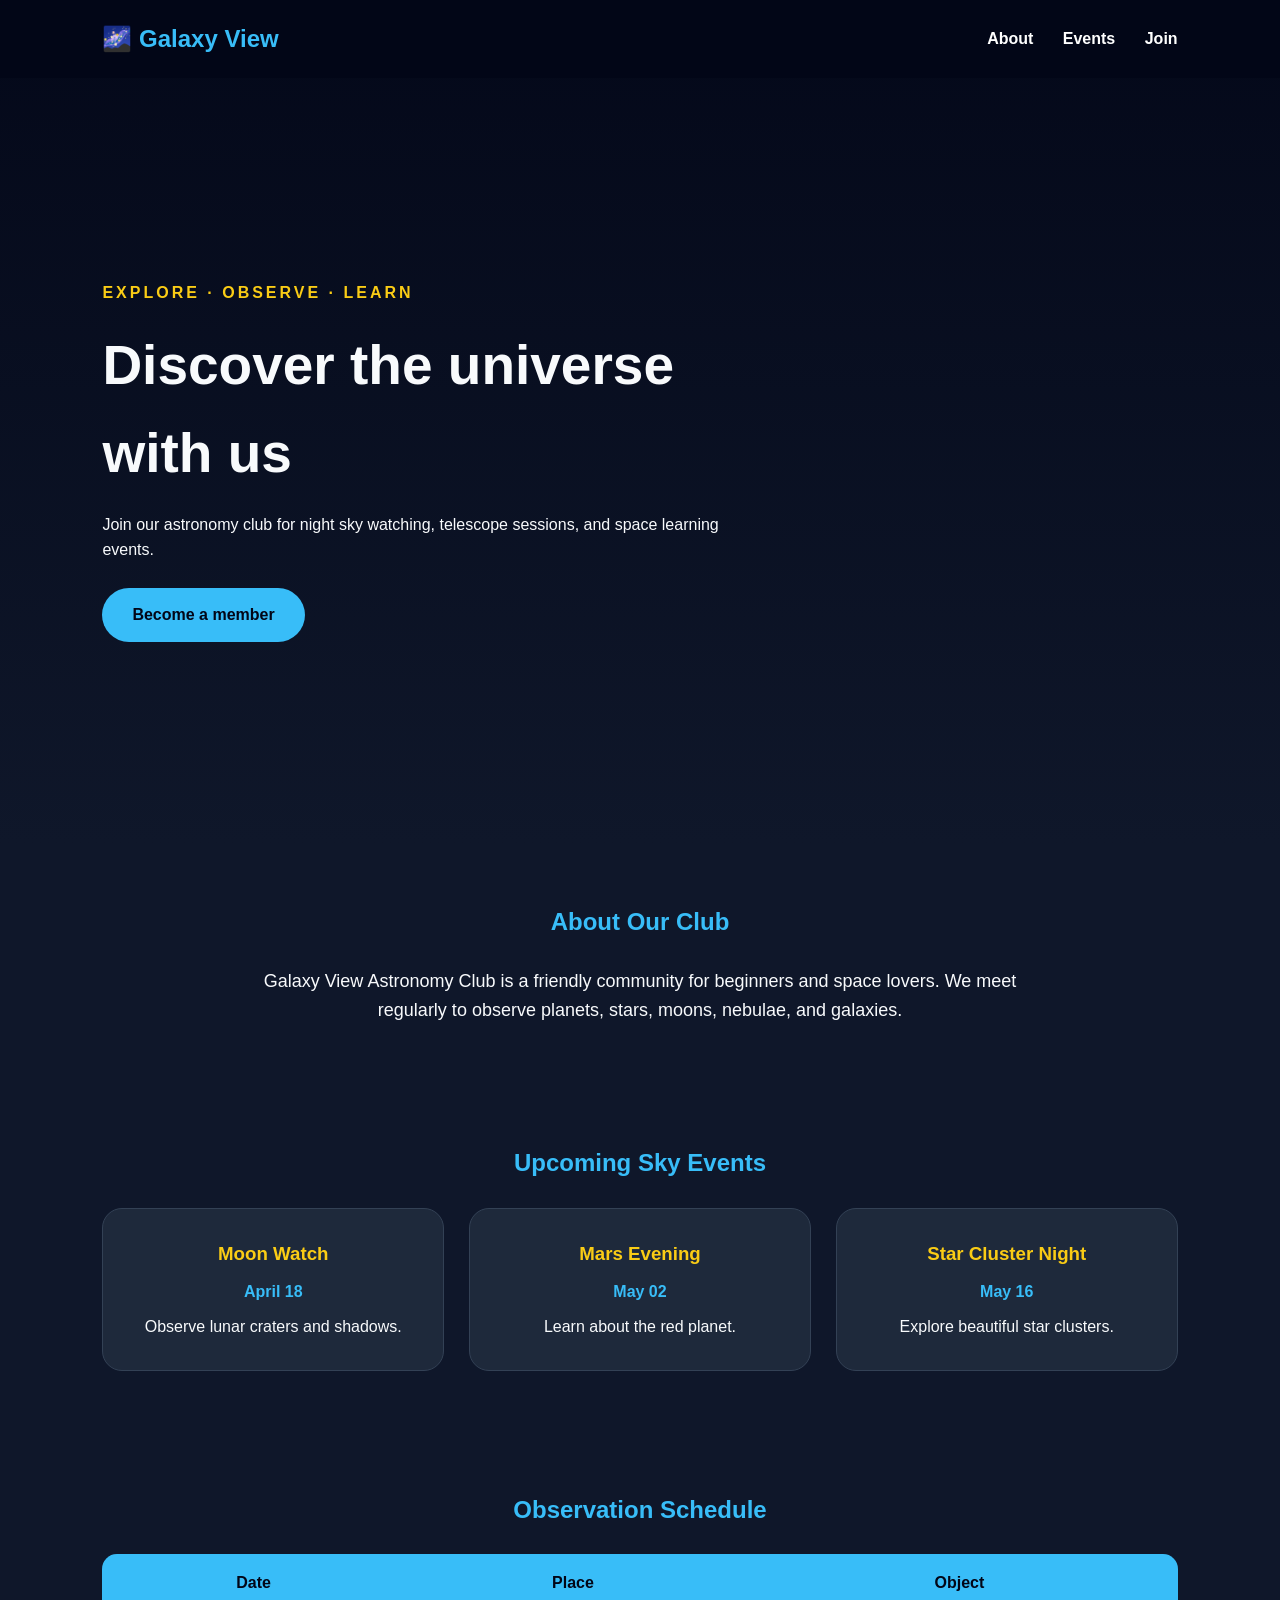
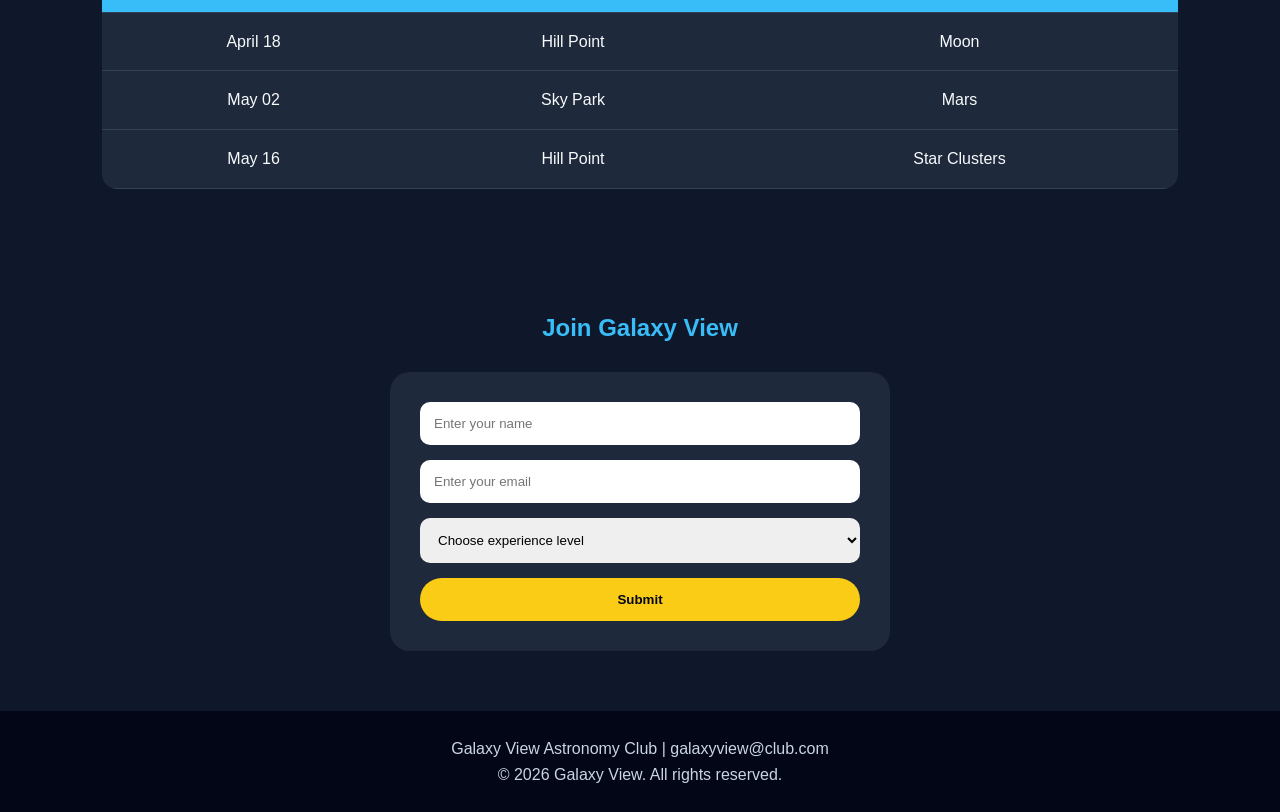
<file: NorthstarAstronomyClub/index.html>
<!DOCTYPE html>
<html lang="en">
<head>
    <meta charset="UTF-8">
    <meta name="viewport" content="width=device-width, initial-scale=1.0">
    <title>Galaxy View Astronomy Club</title>
    <link rel="stylesheet" href="styles.css">
</head>
<body>

<header>
    <h2>🌌 Galaxy View</h2>
    <nav>
        <a href="#about">About</a>
        <a href="#events">Events</a>
        <a href="#join">Join</a>
    </nav>
</header>

<section class="hero">
    <div>
        <p class="small">EXPLORE · OBSERVE · LEARN</p>
        <h1>Discover the universe with us</h1>
        <p>Join our astronomy club for night sky watching, telescope sessions, and space learning events.</p>
        <a href="#join" class="btn">Become a member</a>
    </div>
</section>

<section id="about" class="about">
    <h2>About Our Club</h2>
    <p>
        Galaxy View Astronomy Club is a friendly community for beginners and space lovers.
        We meet regularly to observe planets, stars, moons, nebulae, and galaxies.
    </p>
</section>

<section id="events" class="events">
    <h2>Upcoming Sky Events</h2>

    <div class="event-box">
        <div class="event-card">
            <h3>Moon Watch</h3>
            <p>April 18</p>
            <span>Observe lunar craters and shadows.</span>
        </div>

        <div class="event-card">
            <h3>Mars Evening</h3>
            <p>May 02</p>
            <span>Learn about the red planet.</span>
        </div>

        <div class="event-card">
            <h3>Star Cluster Night</h3>
            <p>May 16</p>
            <span>Explore beautiful star clusters.</span>
        </div>
    </div>
</section>

<section class="schedule">
    <h2>Observation Schedule</h2>

    <table>
        <tr>
            <th>Date</th>
            <th>Place</th>
            <th>Object</th>
        </tr>
        <tr>
            <td>April 18</td>
            <td>Hill Point</td>
            <td>Moon</td>
        </tr>
        <tr>
            <td>May 02</td>
            <td>Sky Park</td>
            <td>Mars</td>
        </tr>
        <tr>
            <td>May 16</td>
            <td>Hill Point</td>
            <td>Star Clusters</td>
        </tr>
    </table>
</section>

<section id="join" class="join">
    <h2>Join Galaxy View</h2>

    <form>
        <input type="text" placeholder="Enter your name" required>
        <input type="email" placeholder="Enter your email" required>

        <select required>
            <option value="">Choose experience level</option>
            <option>Beginner</option>
            <option>Intermediate</option>
            <option>Advanced</option>
        </select>

        <button type="submit">Submit</button>
    </form>
</section>

<footer>
    <p>Galaxy View Astronomy Club | galaxyview@club.com</p>
    <p>© 2026 Galaxy View. All rights reserved.</p>
</footer>

</body>
</html>
</file>
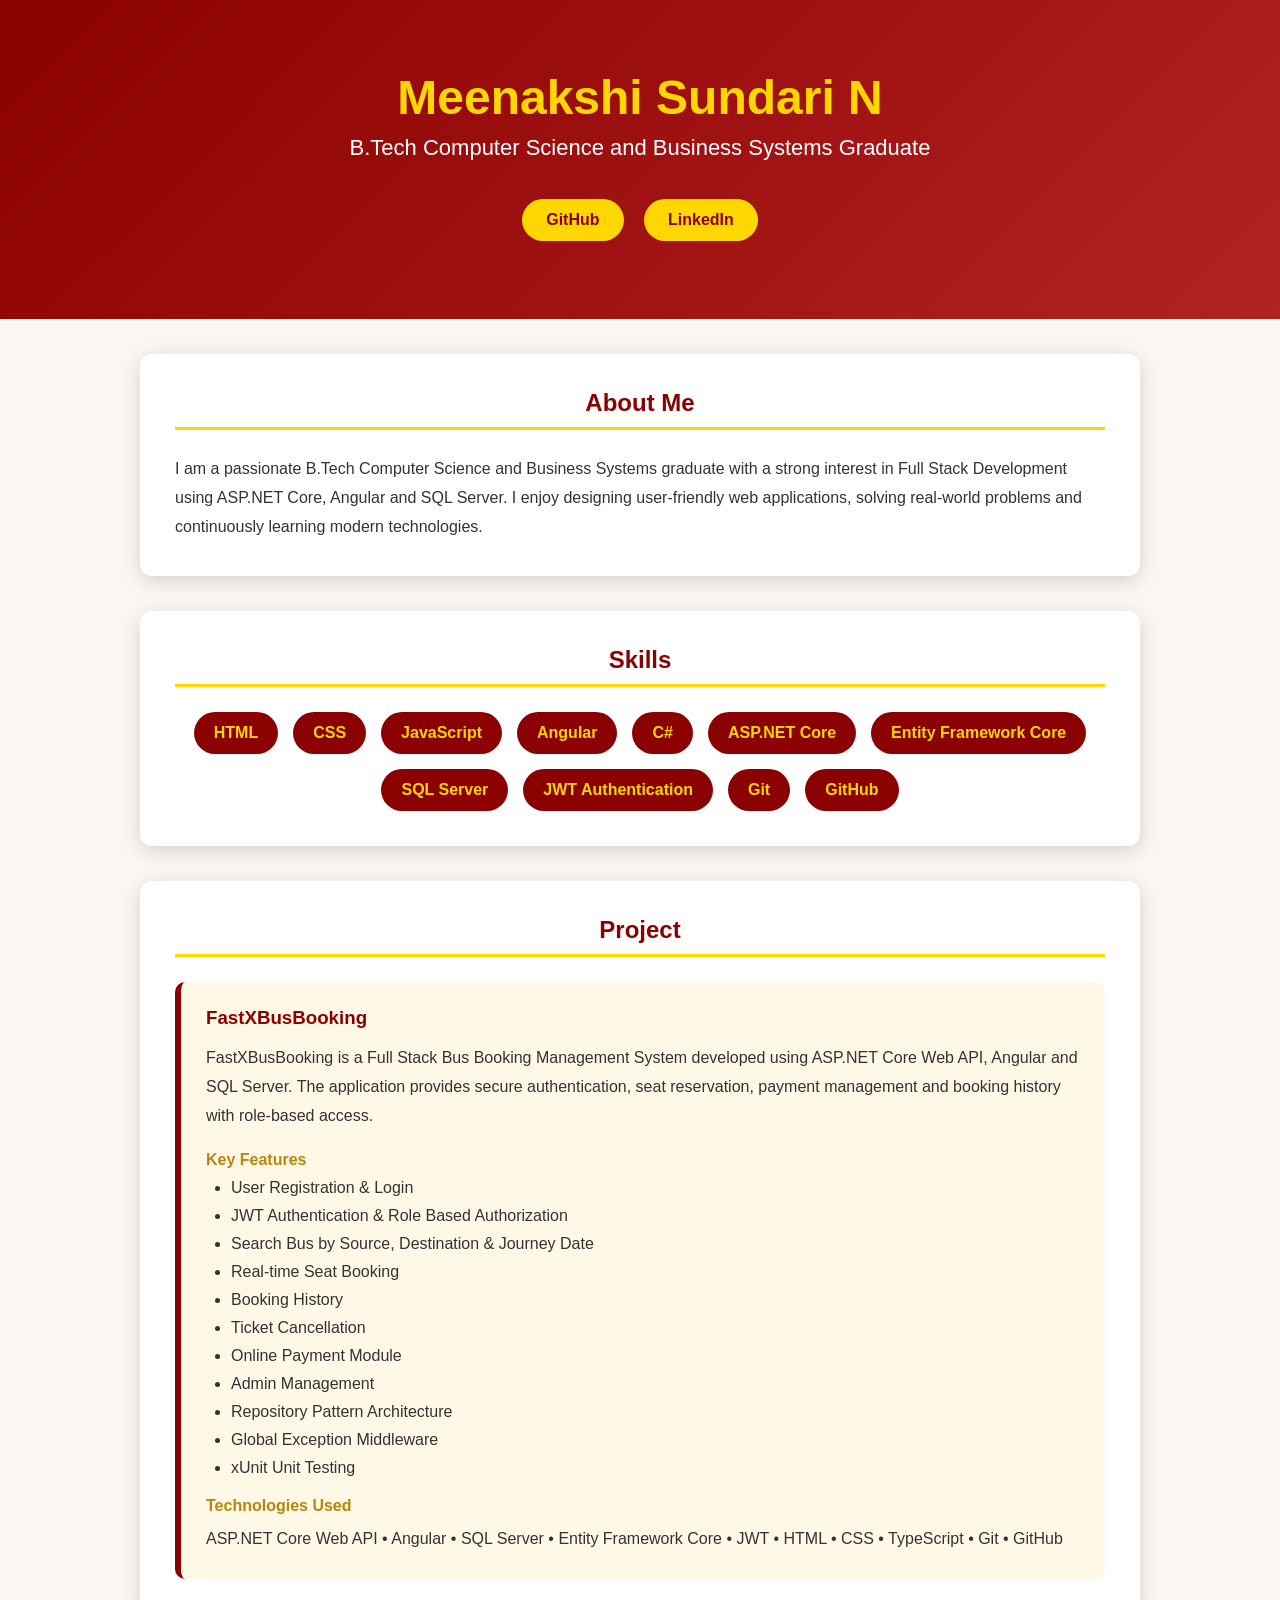
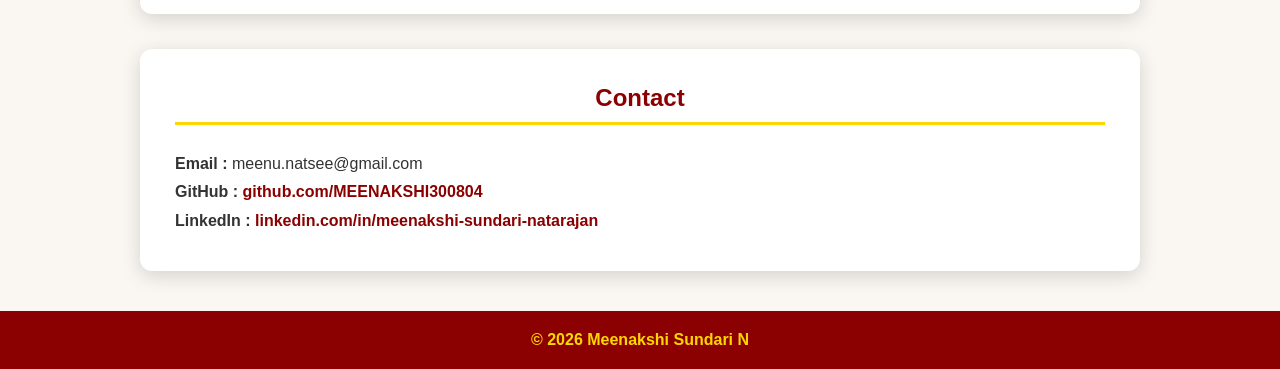
<file: Portfolio/index.html>
<!DOCTYPE html>
<html lang="en">

<head>
    <meta charset="UTF-8">
    <title>Meenakshi Portfolio</title>
    <link rel="stylesheet" href="style.css">
</head>

<body>

    <header>

        <h1>Meenakshi Sundari N</h1>

        <p class="subtitle">
            B.Tech Computer Science and Business Systems Graduate
        </p>

        <div class="buttons">

            <a href="https://github.com/MEENAKSHI300804" target="_blank">
                GitHub
            </a>

            <a href="https://www.linkedin.com/in/meenakshi-sundari-natarajan-82844826a?utm_source=share&utm_campaign=share_via&utm_content=profile&utm_medium=android_app"
                target="_blank">
                LinkedIn
            </a>

        </div>

    </header>


    <section>

        <h2>About Me</h2>

        <p>
            I am a passionate B.Tech Computer Science and Business Systems graduate
            with a strong interest in Full Stack Development using ASP.NET Core,
            Angular and SQL Server. I enjoy designing user-friendly web applications,
            solving real-world problems and continuously learning modern technologies.
        </p>

    </section>


    <section>

        <h2>Skills</h2>

        <div class="skills">

            <span>HTML</span>
            <span>CSS</span>
            <span>JavaScript</span>
            <span>Angular</span>
            <span>C#</span>
            <span>ASP.NET Core</span>
            <span>Entity Framework Core</span>
            <span>SQL Server</span>
            <span>JWT Authentication</span>
            <span>Git</span>
            <span>GitHub</span>

        </div>

    </section>


    <section>

        <h2>Project</h2>

        <div class="project">

            <h3>FastXBusBooking</h3>

            <p>

                FastXBusBooking is a Full Stack Bus Booking Management System
                developed using ASP.NET Core Web API, Angular and SQL Server.
                The application provides secure authentication, seat reservation,
                payment management and booking history with role-based access.

            </p>

            <h4>Key Features</h4>

            <ul>

                <li>User Registration & Login</li>

                <li>JWT Authentication & Role Based Authorization</li>

                <li>Search Bus by Source, Destination & Journey Date</li>

                <li>Real-time Seat Booking</li>

                <li>Booking History</li>

                <li>Ticket Cancellation</li>

                <li>Online Payment Module</li>

                <li>Admin Management</li>

                <li>Repository Pattern Architecture</li>

                <li>Global Exception Middleware</li>

                <li>xUnit Unit Testing</li>

            </ul>

            <h4>Technologies Used</h4>

            <p>

                ASP.NET Core Web API • Angular • SQL Server •
                Entity Framework Core • JWT • HTML • CSS •
                TypeScript • Git • GitHub

            </p>

        </div>

    </section>


    <section>

        <h2>Contact</h2>

        <p><b>Email :</b> meenu.natsee@gmail.com</p>

        <p>

            <b>GitHub :</b>

            <a href="https://github.com/MEENAKSHI300804" target="_blank">

                github.com/MEENAKSHI300804

            </a>

        </p>

        <p>

            <b>LinkedIn :</b>

            <a href="https://www.linkedin.com/in/meenakshi-sundari-natarajan-82844826a?utm_source=share&utm_campaign=share_via&utm_content=profile&utm_medium=android_app"
                target="_blank">

                linkedin.com/in/meenakshi-sundari-natarajan

            </a>

        </p>

    </section>


    <footer>

        © 2026 Meenakshi Sundari N

    </footer>

</body>

</html>
</file>
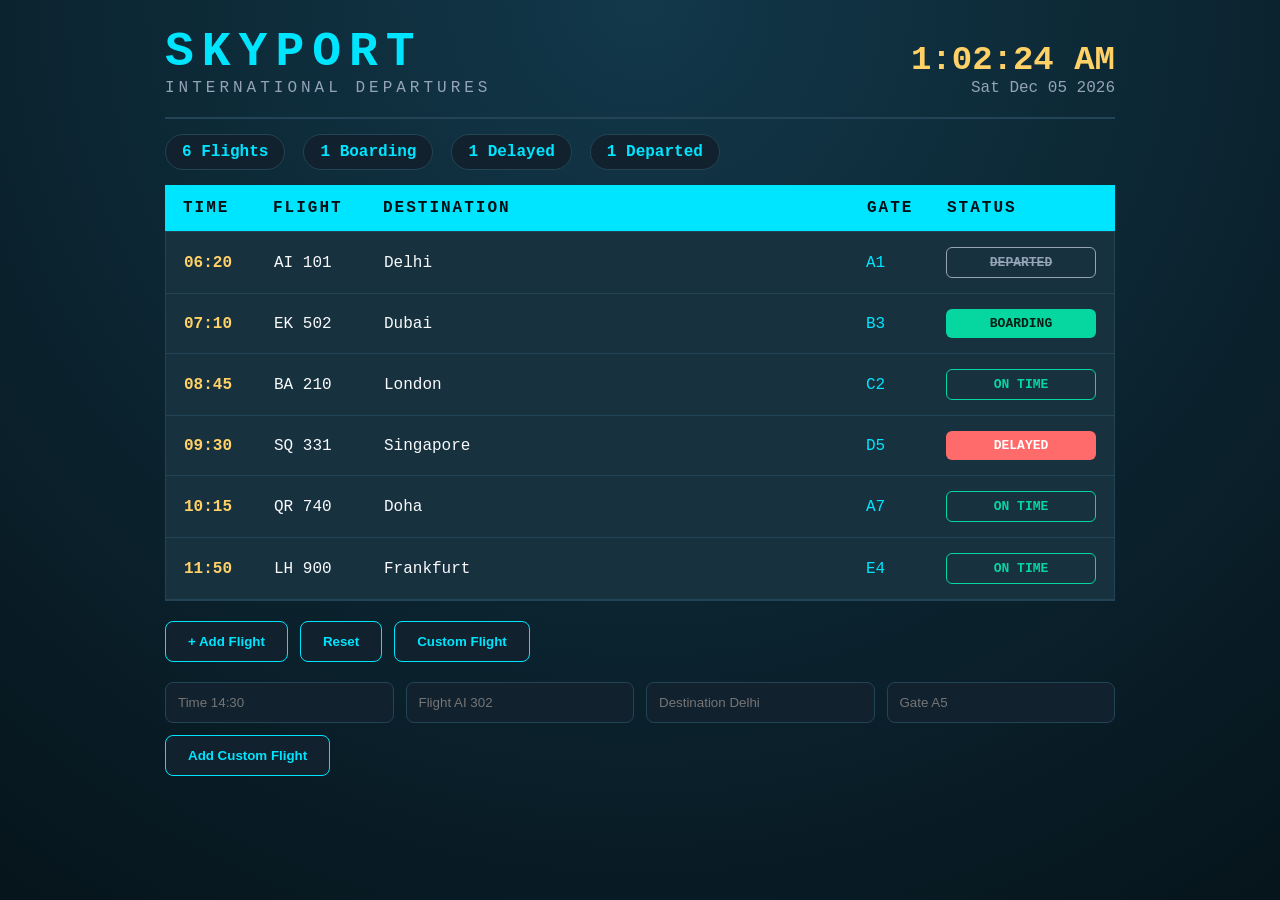
<file: SkyPortDepartureBoard/index.html>
<!DOCTYPE html>
<html lang="en">
<head>
  <meta charset="UTF-8">
  <meta name="viewport" content="width=device-width, initial-scale=1.0">
  <title>SkyPort Departures</title>
  <link rel="stylesheet" href="style.css">
</head>
<body>

<header class="header">
  <div>
    <h1>SKYPORT</h1>
    <p>INTERNATIONAL DEPARTURES</p>
  </div>
  <div class="time-box">
    <h2 id="clock">--:--:--</h2>
    <span id="date"></span>
  </div>
</header>

<section class="summary" id="summary"></section>

<div class="table-head">
  <span>TIME</span>
  <span>FLIGHT</span>
  <span>DESTINATION</span>
  <span>GATE</span>
  <span>STATUS</span>
</div>

<main id="board" class="board"></main>

<section class="controls">
  <button id="addBtn">+ Add Flight</button>
  <button id="resetBtn">Reset</button>
  <button id="customBtn">Custom Flight</button>
</section>

<section class="form-box" id="formBox" hidden>
  <input type="text" id="timeInput" placeholder="Time 14:30">
  <input type="text" id="flightInput" placeholder="Flight AI 302">
  <input type="text" id="destInput" placeholder="Destination Delhi">
  <input type="text" id="gateInput" placeholder="Gate A5">
  <button id="submitBtn">Add Custom Flight</button>
</section>

<script src="script.js"></script>
</body>
</html>
</file>
<file: NorthstarAstronomyClub/styles.css>
* {
    margin: 0;
    padding: 0;
    box-sizing: border-box;
}

body {
    font-family: Verdana, sans-serif;
    background: #0f172a;
    color: #f8fafc;
    line-height: 1.6;
}

header {
    background: #020617;
    padding: 20px 8%;
    display: flex;
    justify-content: space-between;
    align-items: center;
    position: sticky;
    top: 0;
}

header h2 {
    color: #38bdf8;
}

nav a {
    color: white;
    text-decoration: none;
    margin-left: 25px;
    font-weight: bold;
}

nav a:hover {
    color: #facc15;
}

.hero {
    min-height: 85vh;
    background: linear-gradient(rgba(2,6,23,.8), rgba(15,23,42,.9)),
                url("https://images.unsplash.com/photo-1462331940025-496dfbfc7564");
    background-size: cover;
    background-position: center;
    display: flex;
    align-items: center;
    padding: 0 8%;
}

.hero div {
    max-width: 650px;
}

.small {
    color: #facc15;
    letter-spacing: 3px;
    font-weight: bold;
}

.hero h1 {
    font-size: 55px;
    margin: 15px 0;
}

.btn {
    display: inline-block;
    margin-top: 25px;
    padding: 14px 30px;
    background: #38bdf8;
    color: #020617;
    text-decoration: none;
    border-radius: 30px;
    font-weight: bold;
}

.btn:hover {
    background: #facc15;
}

section {
    padding: 60px 8%;
}

section h2 {
    text-align: center;
    margin-bottom: 25px;
    color: #38bdf8;
}

.about p {
    max-width: 800px;
    margin: auto;
    text-align: center;
    font-size: 18px;
}

.event-box {
    display: grid;
    grid-template-columns: repeat(3, 1fr);
    gap: 25px;
}

.event-card {
    background: #1e293b;
    padding: 30px;
    border-radius: 20px;
    border: 1px solid #334155;
    text-align: center;
}

.event-card h3 {
    color: #facc15;
}

.event-card p {
    margin: 10px 0;
    color: #38bdf8;
    font-weight: bold;
}

table {
    width: 100%;
    border-collapse: collapse;
    background: #1e293b;
    border-radius: 15px;
    overflow: hidden;
}

th, td {
    padding: 16px;
    text-align: center;
    border-bottom: 1px solid #334155;
}

th {
    background: #38bdf8;
    color: #020617;
}

.join form {
    max-width: 500px;
    margin: auto;
    background: #1e293b;
    padding: 30px;
    border-radius: 20px;
}

input, select {
    width: 100%;
    padding: 14px;
    margin-bottom: 15px;
    border: none;
    border-radius: 10px;
}

button {
    width: 100%;
    padding: 14px;
    border: none;
    border-radius: 30px;
    background: #facc15;
    color: #020617;
    font-weight: bold;
    cursor: pointer;
}

button:hover {
    background: #38bdf8;
}

footer {
    background: #020617;
    text-align: center;
    padding: 25px;
    color: #cbd5e1;
}

@media(max-width: 768px) {
    header {
        flex-direction: column;
        gap: 15px;
    }

    nav a {
        margin: 0 8px;
    }

    .hero h1 {
        font-size: 38px;
    }

    .event-box {
        grid-template-columns: 1fr;
    }
}
</file>
<file: Portfolio/style.css>
*{
    margin:0;
    padding:0;
    box-sizing:border-box;
    font-family:Segoe UI,sans-serif;
}

body{

    background:#faf7f2;

    color:#333;

}

header{

    background:linear-gradient(135deg,#8B0000,#B22222);

    color:white;

    text-align:center;

    padding:70px 20px;

}

header h1{

    font-size:48px;

    color:#FFD700;

    margin-bottom:10px;

}

.subtitle{

    font-size:22px;

    margin-bottom:30px;

}

.buttons a{

    display:inline-block;

    background:#FFD700;

    color:#8B0000;

    padding:12px 24px;

    margin:8px;

    border-radius:30px;

    text-decoration:none;

    font-weight:bold;

    transition:.3s;

}

.buttons a:hover{

    background:white;

}

section{

    width:90%;

    max-width:1000px;

    margin:35px auto;

    background:white;

    padding:35px;

    border-radius:12px;

    box-shadow:0 5px 20px rgba(0,0,0,.15);

}

section h2{

    text-align:center;

    color:#8B0000;

    margin-bottom:25px;

    border-bottom:3px solid #FFD700;

    padding-bottom:10px;

}

section p{

    line-height:1.8;

}

.skills{

    display:flex;

    flex-wrap:wrap;

    justify-content:center;

    gap:15px;

}

.skills span{

    background:#8B0000;

    color:#FFD700;

    padding:12px 20px;

    border-radius:25px;

    font-weight:bold;

}

.project{

    background:#fff8e7;

    border-left:6px solid #8B0000;

    padding:25px;

    border-radius:10px;

}

.project h3{

    color:#8B0000;

    margin-bottom:15px;

}

.project h4{

    color:#B8860B;

    margin-top:20px;

    margin-bottom:10px;

}

.project ul{

    margin-left:25px;

}

.project li{

    margin-bottom:10px;

}

a{

    color:#8B0000;

    font-weight:bold;

    text-decoration:none;

}

a:hover{

    color:#B8860B;

}

footer{

    background:#8B0000;

    color:#FFD700;

    text-align:center;

    padding:20px;

    font-weight:bold;

    margin-top:40px;

}
</file>
<file: SkyPortDepartureBoard/style.css>
* {
  margin: 0;
  padding: 0;
  box-sizing: border-box;
}

:root {
  --bg: #06141b;
  --panel: #11212d;
  --row: #18313f;
  --cyan: #00e5ff;
  --coral: #ff6b6b;
  --yellow: #ffd166;
  --green: #06d6a0;
  --white: #f8fafc;
  --muted: #94a3b8;
  --border: #234456;
}

body {
  min-height: 100vh;
  background: radial-gradient(circle at top, #12384a, var(--bg));
  color: var(--white);
  font-family: "Courier New", monospace;
  padding: 25px;
}

.header {
  max-width: 950px;
  margin: auto;
  display: flex;
  justify-content: space-between;
  align-items: end;
  border-bottom: 2px solid var(--border);
  padding-bottom: 20px;
}

.header h1 {
  color: var(--cyan);
  font-size: 48px;
  letter-spacing: 8px;
}

.header p {
  color: var(--muted);
  letter-spacing: 4px;
}

.time-box {
  text-align: right;
}

.time-box h2 {
  color: var(--yellow);
  font-size: 34px;
}

.time-box span {
  color: var(--muted);
}

.summary {
  max-width: 950px;
  margin: 15px auto;
  display: flex;
  gap: 18px;
  flex-wrap: wrap;
}

.pill {
  background: var(--panel);
  border: 1px solid var(--border);
  padding: 8px 16px;
  border-radius: 30px;
  color: var(--cyan);
  font-weight: bold;
}

.table-head,
.flight-row {
  max-width: 950px;
  margin: auto;
  display: grid;
  grid-template-columns: 90px 110px 1fr 80px 150px;
  align-items: center;
}

.table-head {
  background: var(--cyan);
  color: #021018;
  padding: 14px 18px;
  font-weight: bold;
  letter-spacing: 2px;
  margin-top: 10px;
}

.board {
  max-width: 950px;
  margin: auto;
  border: 1px solid var(--border);
}

.flight-row {
  background: var(--row);
  padding: 15px 18px;
  border-bottom: 1px solid var(--border);
  animation: slide 0.4s ease;
}

.flight-row:hover {
  background: #20475c;
}

@keyframes slide {
  from {
    opacity: 0;
    transform: translateY(-8px);
  }
  to {
    opacity: 1;
    transform: translateY(0);
  }
}

.time {
  color: var(--yellow);
  font-weight: bold;
}

.flight {
  color: var(--white);
}

.destination {
  color: var(--white);
}

.gate {
  color: var(--cyan);
}

.status {
  text-align: center;
  padding: 7px;
  border-radius: 6px;
  font-weight: bold;
  font-size: 13px;
}

.on-time {
  color: var(--green);
  border: 1px solid var(--green);
}

.boarding {
  background: var(--green);
  color: #022016;
}

.delayed {
  background: var(--coral);
  color: white;
}

.closed {
  background: var(--yellow);
  color: #111827;
}

.departed {
  color: var(--muted);
  border: 1px solid var(--muted);
  text-decoration: line-through;
}

.controls,
.form-box {
  max-width: 950px;
  margin: 20px auto;
  display: flex;
  gap: 12px;
  flex-wrap: wrap;
}

button {
  background: var(--panel);
  color: var(--cyan);
  border: 1px solid var(--cyan);
  padding: 12px 22px;
  cursor: pointer;
  border-radius: 8px;
  font-weight: bold;
}

button:hover {
  background: var(--cyan);
  color: #021018;
}

input {
  flex: 1;
  padding: 12px;
  background: var(--panel);
  color: var(--white);
  border: 1px solid var(--border);
  border-radius: 8px;
}

@media(max-width: 700px) {
  .header {
    flex-direction: column;
    align-items: start;
    gap: 15px;
  }

  .table-head,
  .flight-row {
    grid-template-columns: 70px 85px 1fr 55px 105px;
    font-size: 12px;
  }

  .header h1 {
    font-size: 34px;
  }
}
</file>
